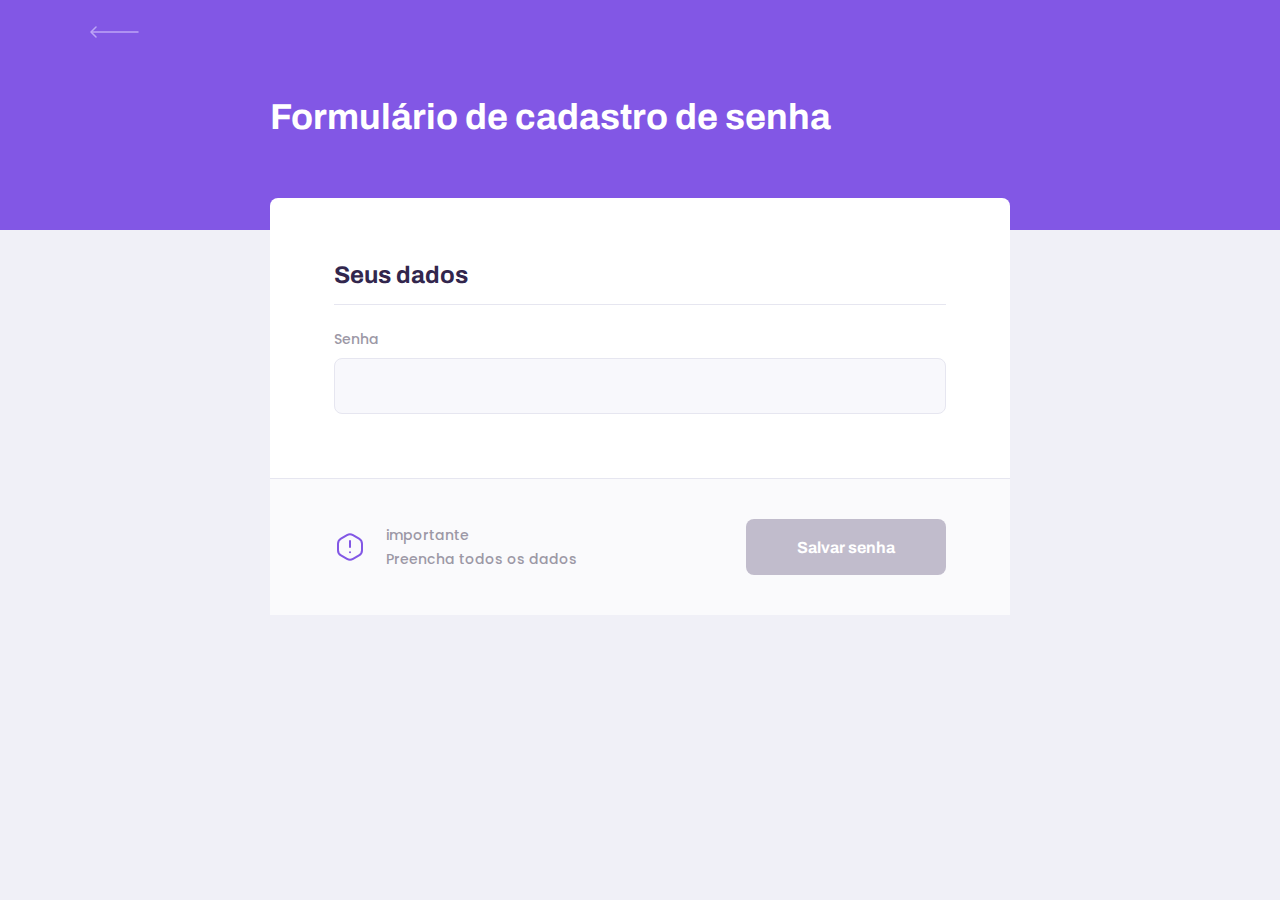
<file: Forms-senha/index.html>
</html>

<!DOCTYPE html>
<html lang="pt_br">
<head>
    <meta charset="UTF-8">
    <meta name="viewport" content="width=device-width, initial-scale=1.0">
    <title>Formulário de validação de senha</title>

    <link rel="stylesheet" href="../Forms-senha/style.css">

    <link href="https://fonts.googleapis.com/css2?family=Archivo:wght@400;700&amp;family=Poppins:wght@400;600&amp;display=swap" rel="stylesheet">

</head>
<body id="page-give-classes">

    <div id="container">
        <header class="page-header">
            <div class="top-bar-container">
                <a href="#">
                <img src="../Forms-senha/assets/back.svg" alt="Voltar">
            </a>
            </div>
            <div class="header-content">
                <strong>Formulário de cadastro de senha</strong>
                
            </div>
        </header>
        <main>
            <form action="" id="create-password">
                <fieldset>
                    <legend>Seus dados</legend>

                    <div class="input-block">
                        <label for="senha">Senha</label>
                        <input type="text" name="password" id="password" onkeyup="validatePassword()" required>
                        <div class="warning" id="warning">
                            <img src="../Todo-list/assets/warning.svg" alt="ícone de alerta" />
                          </div>
                    </div>
                </fieldset>
            </form>
            <footer>
                <p>
                    <img src="../Forms-senha/assets/warning.svg" alt="Aviso importante">
                    importante <br> Preencha todos os dados
                </p>
                <button id="button" onclick="limparForm()">Salvar senha</button>
            </footer>
        </main>
    </div>
    

    <script src="../Forms-senha/index.js"></script>
</body>
</html>
</file>
<file: Forms-senha/style.css>
:root {
  --color-background: #f0f0f7;
  --color-primary-lighter: #9871f5;
  --color-primary-light: #916bea;
  --color-primary: #8257e5;
  --color-primary-dark: #774dd6;
  --color-primary-darker: #6842c2;
  --color-secondary: #04d361;
  --color-secondary-dark: #04bf58;
  --color-title-in-primary: #ffffff;
  --color-text-in-primary: #d4c2ff;
  --color-text-title: #32264d;
  --color-text-complement: #9c98a6;
  --color-text-base: #6a6180;
  --color-line-in-white: #e6e6f0;
  --color-input-background: #f8f8fc;
  --color-button-text: #ffffff;
  --color-box-base: #ffffff;
  --color-box-footer: #fafafc;
  --color-small-info: #c1bccc;
  --color-disable: #c1bccc;

  font-size: 60%;
}

/* main */

* {
  margin: 0;
  padding: 0;
  box-sizing: border-box;
}

html,
body {
  height: 100vh;
}

body {
  background-color: var(--color-background);
  display: flex;
  align-items: center;
  justify-content: center;
}

body,
input,
button,
textarea {
  font-weight: 500;
  font-family: Poppins;
  font-size: 1.6rem;
  color: var(--color-text-base);
}

#container {
  width: 90vw;
  max-width: 700px;
}

/* forms */

.select-block label,
.input-block label,
.textarea-block label {
  font-size: 1.4rem;
  color: var(--color-text-complement);
}

.input-block input,
.select-block select,
.textarea-block textarea {
  width: 100%;
  height: 5.6rem;
  margin-top: 0.8rem;
  border-radius: 0.8rem;
  background: var(--color-input-background);
  outline: 0;
  padding: 0 1.6rem;
  font: 1.6rem Archivo;
}

.textarea-block textarea {
  padding: 1.2rem 1.6rem;
  height: 16rem;

  resize: vertical;
}

.input-block,
.textarea-block {
  position: relative;
}

/* .input-block:focus-within::after,
.textarea-block:focus-within::after {
  content: "";

  width: calc(100% - 3.2rem);
  height: 2px;
  background: var(--color-primary-light);

  position: absolute;
  left: 1.6rem;
  bottom: 0px;
} */

.input-block .warning {
  font-size: 1.4rem;
  color: #fb7185;
  padding: 10px;

  display: none;
  align-items: center;
  gap: 0.8rem;
}

.input-block #password {
    border: 1px solid var(--color-line-in-white);
}

/* header */

.page-header {
  background-color: var(--color-primary);

  display: flex;
  flex-direction: column;
}

.page-header .top-bar-container {
  width: 90%;
  margin: 0 auto;

  display: flex;
  align-items: center;
  justify-content: space-between;

  padding: 1.6rem 0;
}

.page-header .top-bar-container a {
  height: 3.2rem;
  transition: opacity 0.2s;
}

.page-header .top-bar-container a:hover {
  opacity: 0.6;
}

.page-header .top-bar-container > img {
  height: 1.6rem;
}

.page-header .header-content {
  width: 90%;
  margin: 3.2rem auto;

  position: relative;
}

.page-header .header-content strong {
  font: 700 3.6rem Archivo;
  line-height: 4.2rem;
  color: var(--color-title-in-primary);
}

.page-header .header-content p {
  max-width: 30rem;
  font-size: 1.6rem;
  line-height: 2.6rem;
  color: var(--color-text-in-primary);
  margin-top: 2.4rem;
}

/* formatação formulário */

#page-give-classes #container {
  width: 100vw;
  height: 100vh;
}

/* #page-give-classes .page-header .header-content {
    margin-bottom: 6.4rem;
} */

#page-give-classes main {
  background: var(--color-box-base);
  width: 100%;
  max-width: 74rem;
  border-radius: 0.8rem;
  margin: -3.2rem auto 3.2rem;
  padding-top: 6.4rem;
}

#page-give-classes fieldset {
  border: none;

  padding: 0 2.4rem;
}

#page-give-classes fieldset legend {
  font: 700 2.4rem Archivo;
  color: var(--color-text-title);
  margin-bottom: 2.4rem;

  display: flex;
  align-items: center;
  justify-content: space-between;

  width: 100%;

  padding-bottom: 1.6rem;
  border-bottom: 1px solid var(--color-line-in-white);
}

#page-give-classes fieldset legend button {
  background: none;
  border: 0;

  color: var(--color-primary);

  font: 700 1.6rem Archivo;

  cursor: pointer;

  transition: 0.2s;
}

#page-give-classes fieldset legend button:hover {
  color: var(--color-primary-dark);
}

#page-give-classes fieldset + fieldset {
  margin-top: 6.4rem;
}

#page-give-classes .input-block + .input-block,
#page-give-classes .input-block + .textarea-block,
#page-give-classes .select-block + .input-block {
  margin-top: 2.4rem;
}

#page-give-classes main footer {
  padding: 4rem 2.4rem;

  background: var(--color-box-footer);
  border-top: 1px solid var(--color-line-in-white);
  margin-top: 6.4rem;
}

#page-give-classes main footer p {
  display: flex;
  align-items: center;
  justify-content: center;

  font-size: 1.4rem;
  line-height: 2.4rem;

  color: var(--color-text-complement);
}

#page-give-classes main footer p img {
  margin-right: 2rem;
}

#button {
  width: 100%;
  height: 5.6rem;
  background: var(--color-secondary);
  /* background: var(--color-disable); */
  color: var(--color-button-text);
  border: 0;
  border-radius: 0.8rem;
  cursor: pointer;
  font: 700 1.6rem Archivo;

  display: flex;
  align-items: center;
  justify-content: center;
  text-decoration: none;

  transition: 0.2s;
  margin-top: 3.2rem;
  cursor: pointer;
}

#page-give-classes main footer button:hover {
  background: var(--color-secondary-dark);
}

#page-give-classes main footer button:disabled {
  background: var(--color-disable);
}

.schedule-item + .schedule-item {
  margin-top: 3.2rem;
  padding-top: 3.2rem;

  border-top: 1px solid var(--color-line-in-white);
}

@media (min-width: 700px) {
  :root {
    font-size: 62.5%;
  }

  .page-header {
    height: 230px;
  }

  .page-header .top-bar-container {
    max-width: 1100px;
  }

  .page-header .header-content {
    max-width: 740px;

    /* margin: 0 auto; */

    flex: 1 1;
    /* padding-bottom: 48px; */
    /* display: flex;
        flex-direction: column;
        justify-content: center; */
  }

  .page-header .header-content strong {
    max-width: 350px;
  }

  #page-give-classes .page-header .header-content {
    margin-bottom: 0;
  }

  #page-give-classes main fieldset {
    padding: 0 64px;
  }

  .schedule-item {
    display: grid;
    grid-template-columns: 2fr 1fr 1fr;
    column-gap: 1.6rem;
  }

  #page-give-classes #schedule-items .select-block + .input-block,
  #page-give-classes #schedule-items .input-block + .input-block {
    margin-top: 0;
  }

  #page-give-classes main footer {
    padding: 40px 64px;

    display: flex;
    align-items: center;
    justify-content: space-between;
  }

  #page-give-classes main footer button {
    margin-top: 0;

    width: 200px;
  }
}

@media (min-width: 700px) {
  #page-give-classes #container {
    max-width: 100vw;
  }
}
</file>
